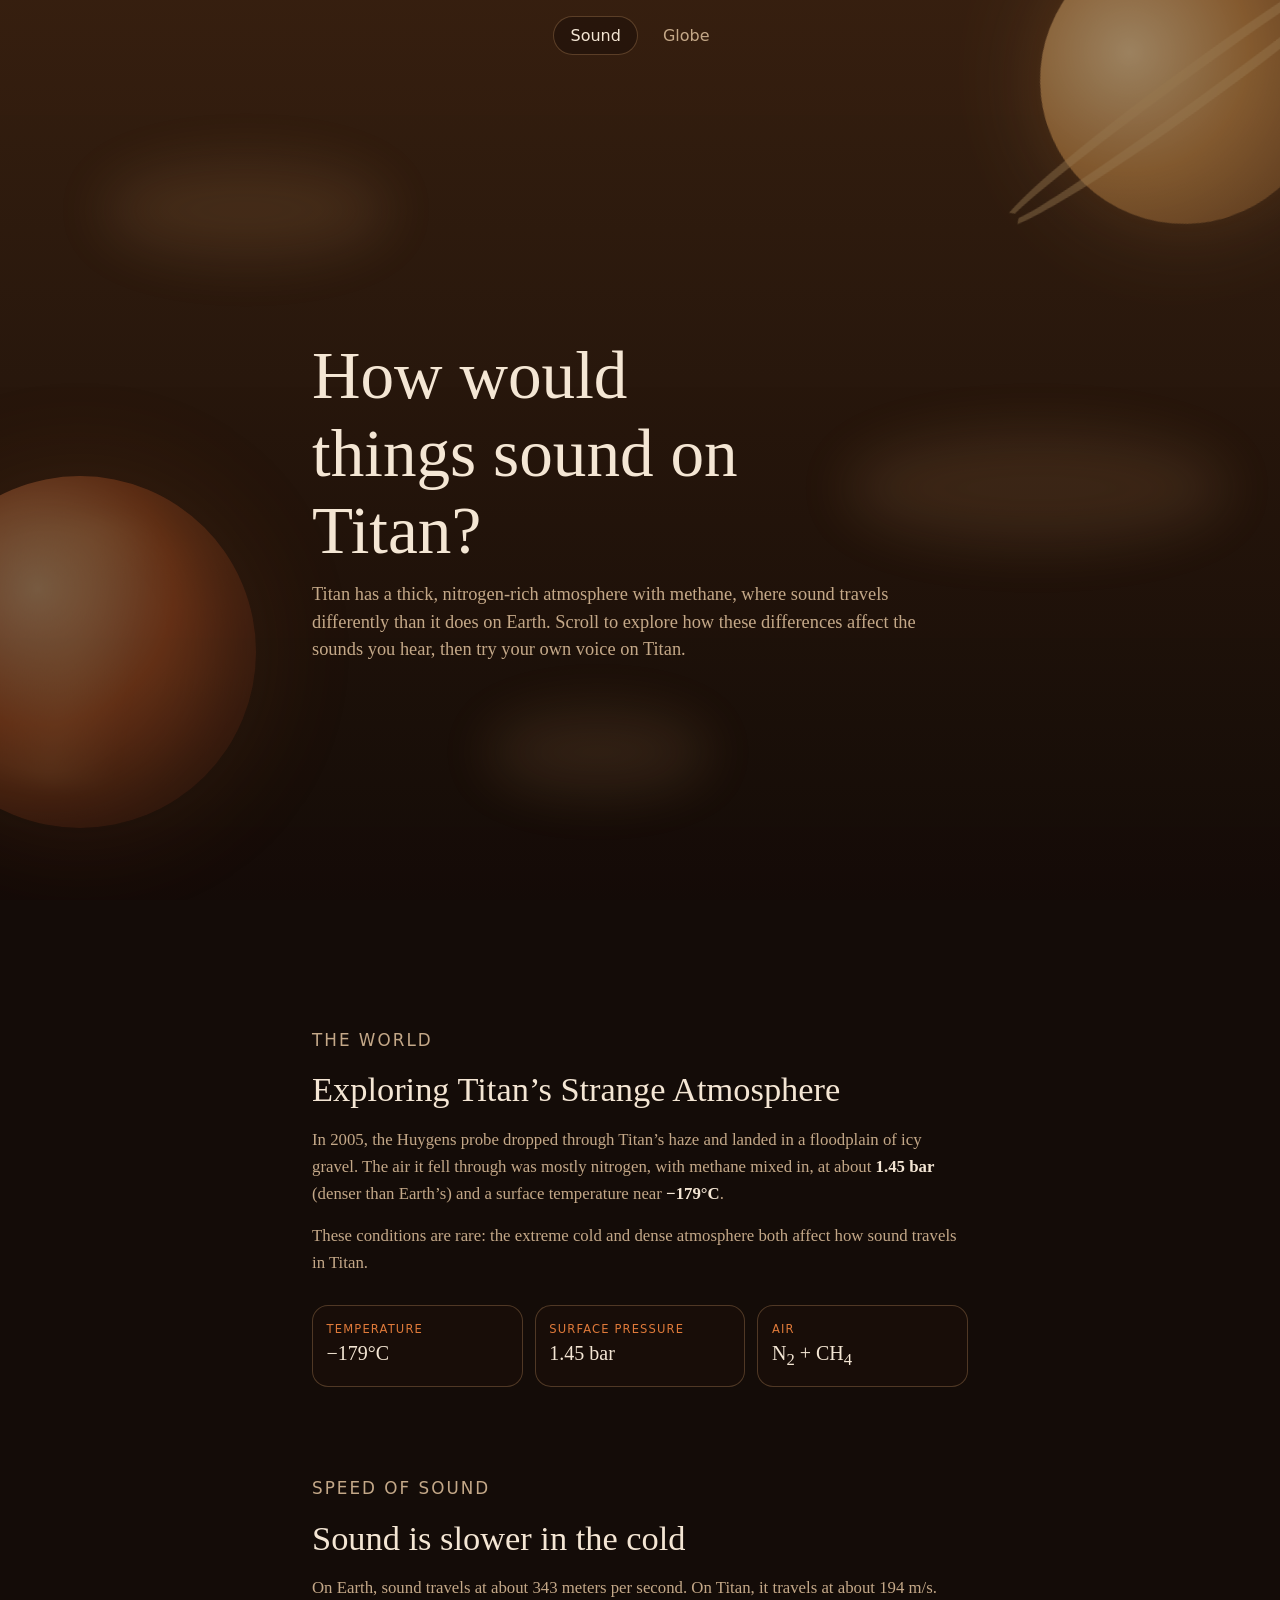
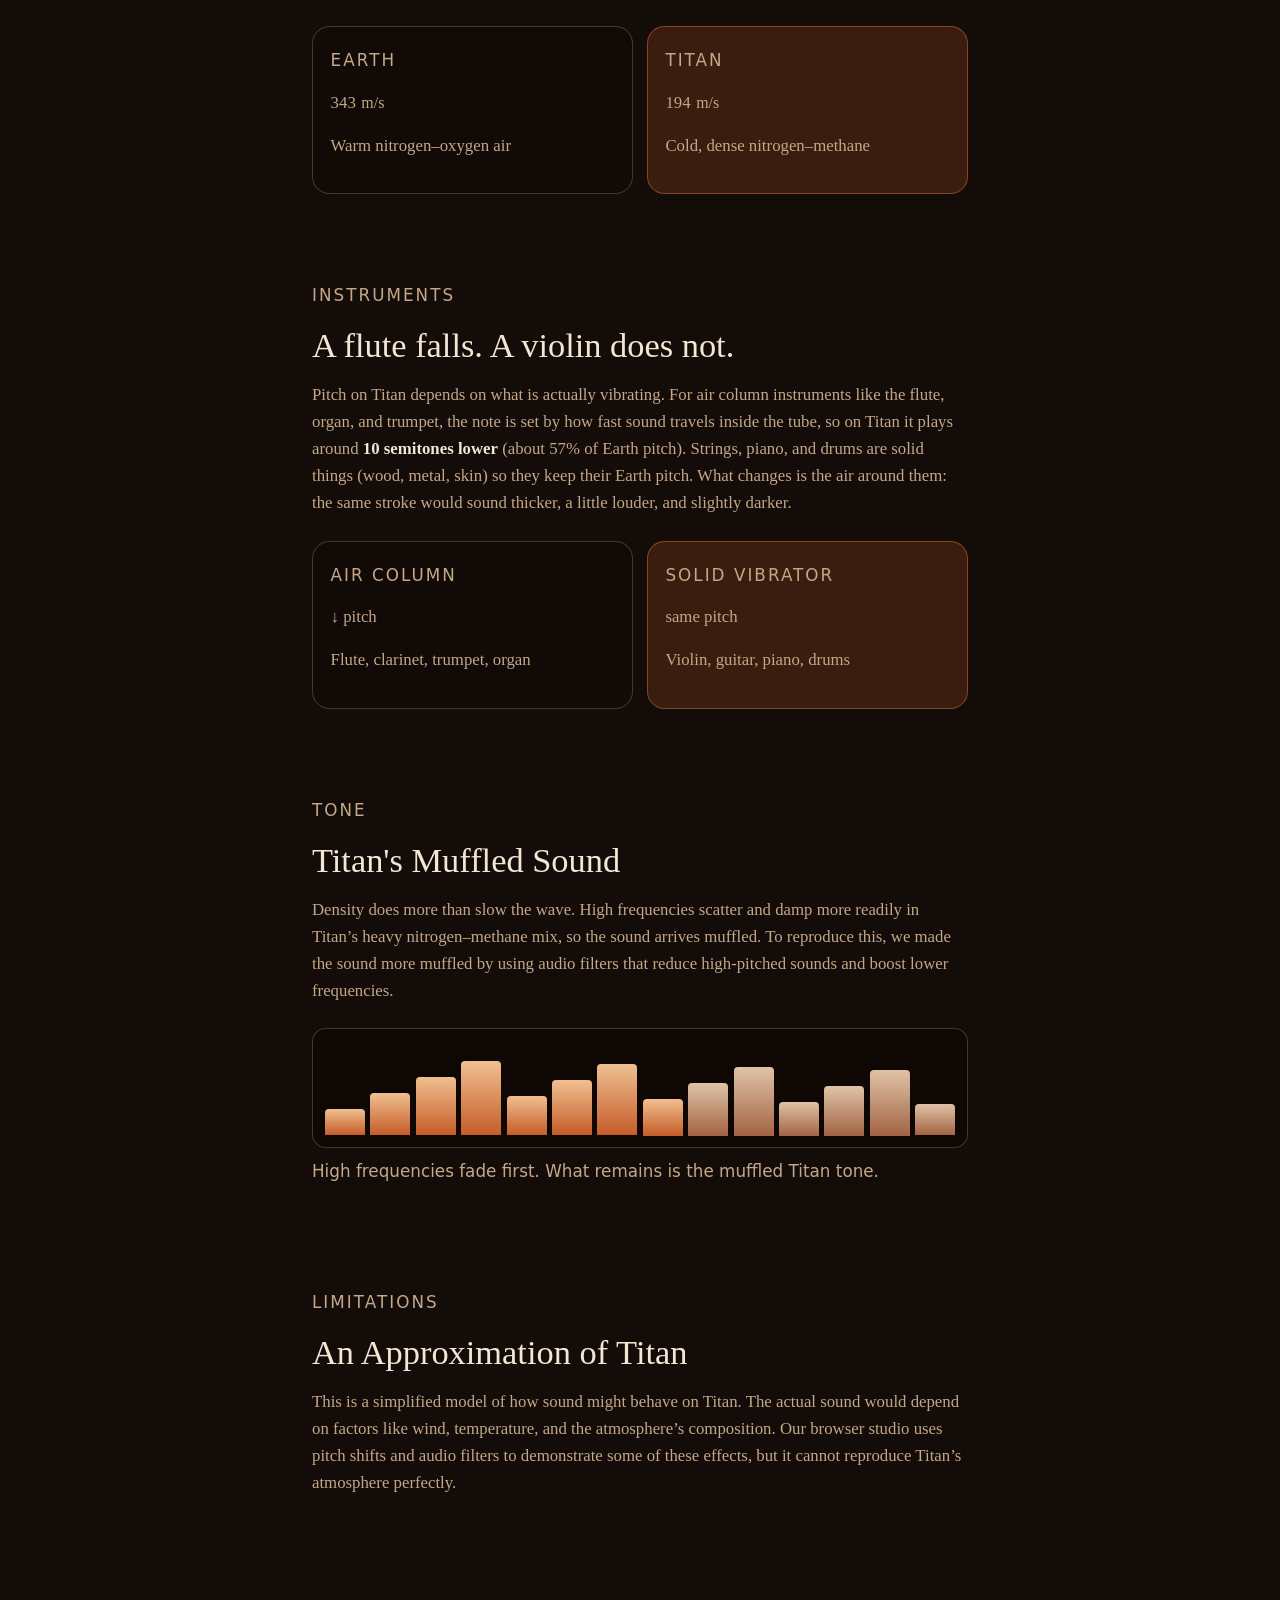
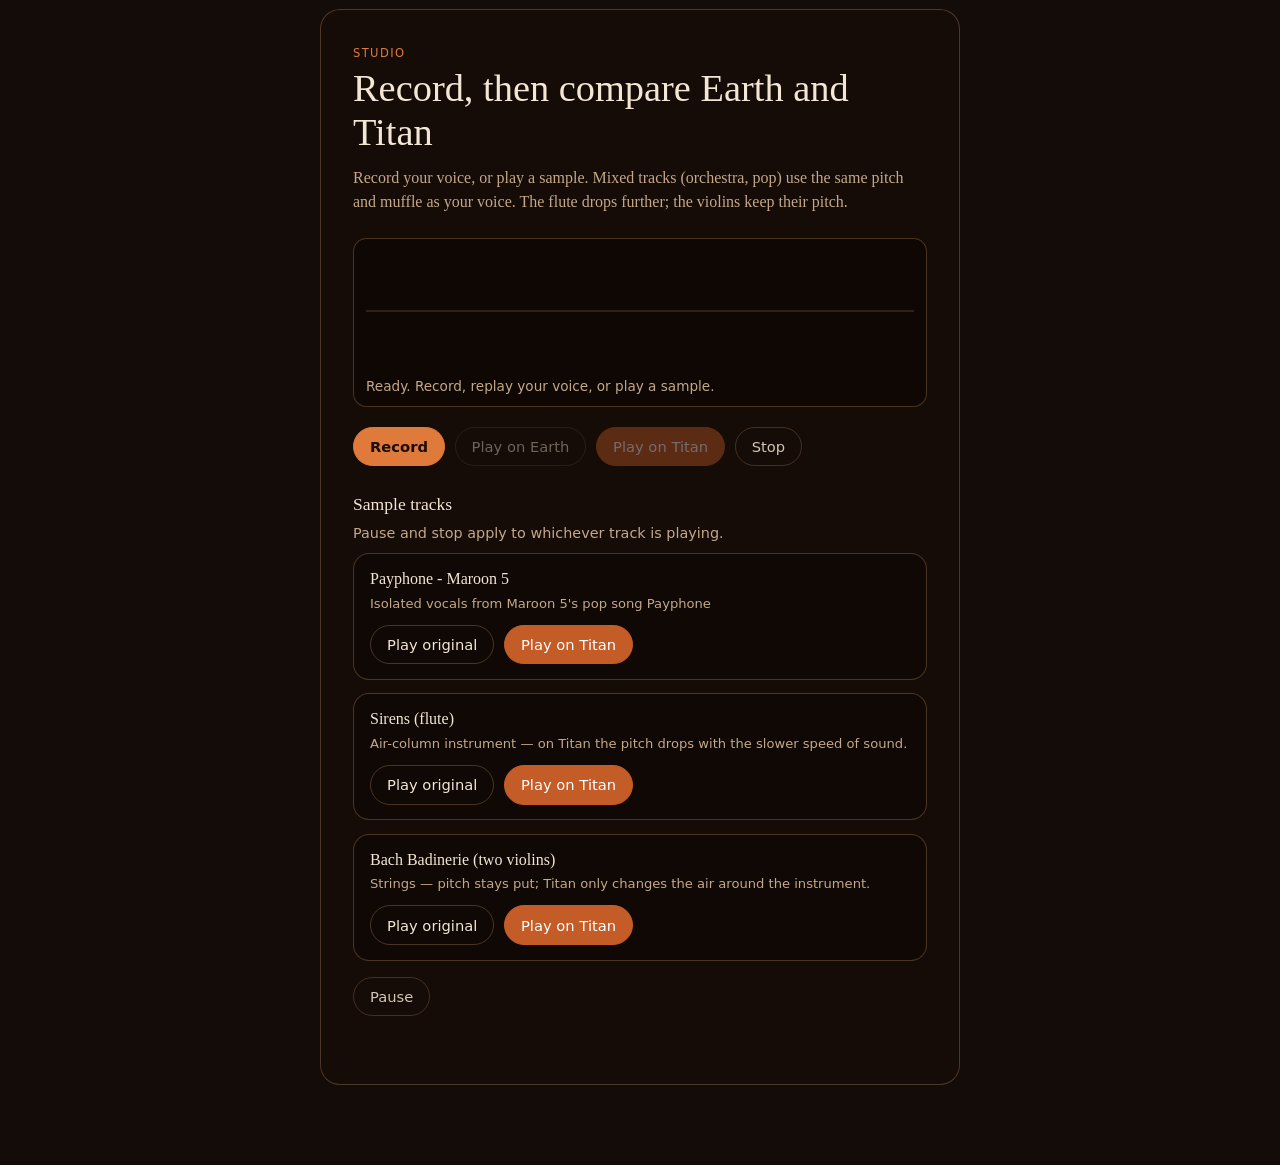
<file: index.html>
<!DOCTYPE html>
<html lang="en">
  <head>
    <meta charset="UTF-8" />
    <meta name="viewport" content="width=device-width, initial-scale=1.0" />
    <title>Voice on Titan</title>
    <link rel="stylesheet" href="styles.css" />
  </head>
  <body>
    <div class="scroll-progress" id="scrollProgress" aria-hidden="true"></div>
    <nav class="site-nav" aria-label="Main navigation">
      <a class="nav-link" href="index.html" aria-current="page">Sound</a>
      <a class="nav-link" href="globe.html">Globe</a>
    </nav>

    <div class="sky" aria-hidden="true">
      <div class="haze"></div>
      <div class="saturn"></div>
      <div class="titan-moon"></div>
      <div class="cloud c1"></div>
      <div class="cloud c2"></div>
      <div class="cloud c3"></div>
    </div>

    <header class="about">
      <section class="hero">
        <h1>How would things sound on Titan?</h1>
        <p class="lede hero-lede">
          Titan has a thick, nitrogen-rich atmosphere with methane, where sound travels differently than it does on Earth. Scroll to explore how these differences affect the sounds you hear, then try your own voice on Titan.
        </p>
      </section>

      <section class="chapter" data-reveal>
        <p class="eyebrow">The world</p>
        <h2>Exploring Titan’s Strange Atmosphere</h2>
        <p>
          In 2005, the Huygens probe dropped through Titan’s haze and landed in
          a floodplain of icy gravel. The air it fell through was mostly
          nitrogen, with methane mixed in, at about <strong>1.45 bar</strong> (denser than Earth’s) and a surface temperature near
          <strong>−179°C</strong>.
        </p>
        <p>
          These conditions are rare: the extreme cold and dense atmosphere both affect how sound travels in Titan.
        </p>
        <dl class="stats">
          <div>
            <dt>Temperature</dt>
            <dd>−179°C</dd>
          </div>
          <div>
            <dt>Surface pressure</dt>
            <dd>1.45 bar</dd>
          </div>
          <div>
            <dt>Air</dt>
            <dd>N<sub>2</sub> + CH<sub>4</sub></dd>
          </div>
        </dl>
      </section>

      <section class="chapter" data-reveal>
        <p class="eyebrow">Speed of sound</p>
        <h2>Sound is slower in the cold</h2>
        <p>
          On Earth, sound travels at about 343 meters per second. On Titan, it travels at about 194 m/s.
        </p>
        <div class="speed-grid">
          <article class="speed-card earth">
            <p class="speed-place">Earth</p>
            <p class="speed-value">343<span>m/s</span></p>
            <p class="speed-note">Warm nitrogen–oxygen air</p>
          </article>
          <article class="speed-card titan-card">
            <p class="speed-place">Titan</p>
            <p class="speed-value">194<span>m/s</span></p>
            <p class="speed-note">Cold, dense nitrogen–methane</p>
          </article>
        </div>
      </section>

     

      <section class="chapter" data-reveal>
        <p class="eyebrow">Instruments</p>
        <h2>A flute falls. A violin does not.</h2>
        <p>
          Pitch on Titan depends on what is actually vibrating. For air column instruments like the flute, organ, and trumpet, the note is set by how fast sound
          travels inside the tube, so on Titan it plays around
          <strong>10 semitones lower</strong> (about 57% of Earth pitch).
          Strings, piano, and drums are solid things (wood, metal, skin)
          so they keep their Earth pitch. What changes is the air around them:
          the same stroke would sound thicker, a little louder, and slightly darker.
        </p>

        <div class="instrument-grid">
          <article class="speed-card">
            <p class="speed-place">Air column</p>
            <p class="speed-value">↓ pitch</p>
            <p class="speed-note">Flute, clarinet, trumpet, organ</p>
          </article>
          <article class="speed-card titan-card">
            <p class="speed-place">Solid vibrator</p>
            <p class="speed-value">same pitch</p>
            <p class="speed-note">Violin, guitar, piano, drums</p>
          </article>
        </div>
      </section>

      <section class="chapter" data-reveal>
        <p class="eyebrow">Tone</p>
        <h2>Titan's Muffled Sound</h2>
        <p>
          Density does more than slow the wave. High frequencies scatter and
          damp more readily in Titan’s heavy nitrogen–methane mix, so the
          sound arrives muffled. To reproduce this, we made the sound more muffled by using audio filters that reduce high-pitched sounds and boost lower frequencies.
        </p>
        <div class="spectrum" id="spectrum" aria-hidden="true"></div>
        <p class="spectrum-caption">
          High frequencies fade first. What remains is the muffled Titan tone.
        </p>
      </section>

      <section class="chapter caveat" data-reveal>
        <p class="eyebrow">Limitations</p>
        <h2>An Approximation of Titan</h2>
        <p>
          This is a simplified model of how sound might behave on Titan. The actual sound would depend on factors like wind, temperature, and the atmosphere’s composition. Our browser studio uses pitch shifts and audio filters to demonstrate some of these effects, but it cannot reproduce Titan’s atmosphere perfectly.
        </p>
      </section>
    </header>

    <main class="panel" id="lab">
      <p class="eyebrow">Studio</p>
      <h2 class="studio-title">Record, then compare Earth and Titan</h2>
      <p class="lede">
        Record your voice, or play a sample. Mixed tracks (orchestra, pop)
        use the same pitch and muffle as your voice. The flute drops further;
        the violins keep their pitch.
      </p>

      <div class="viz">
        <canvas id="wave" width="640" height="120" aria-hidden="true"></canvas>
        <p id="status" class="status">Ready when you are.</p>
      </div>

      <div class="controls">
        <button id="recordBtn" type="button" class="btn primary">
          Record
        </button>
        <button id="playEarthBtn" type="button" class="btn" disabled>
          Play on Earth
        </button>
        <button id="playTitanBtn" type="button" class="btn titan" disabled>
          Play on Titan
        </button>
        <button id="stopBtn" type="button" class="btn ghost" disabled>
          Stop
        </button>
      </div>

      <section class="sample">
        <h2>Sample tracks</h2>
        <p class="sample-name">
          Pause and stop apply to whichever track is playing.
        </p>
        <div id="sampleList" class="sample-list"></div>
        <div class="controls">
          <button id="pauseSampleBtn" type="button" class="btn ghost" disabled>
            Pause
          </button>
        </div>
      </section>
    </main>

    <script src="constants.js"></script>
    <script src="about.js"></script>
    <script src="app.js"></script>
  </body>
</html>
</file>
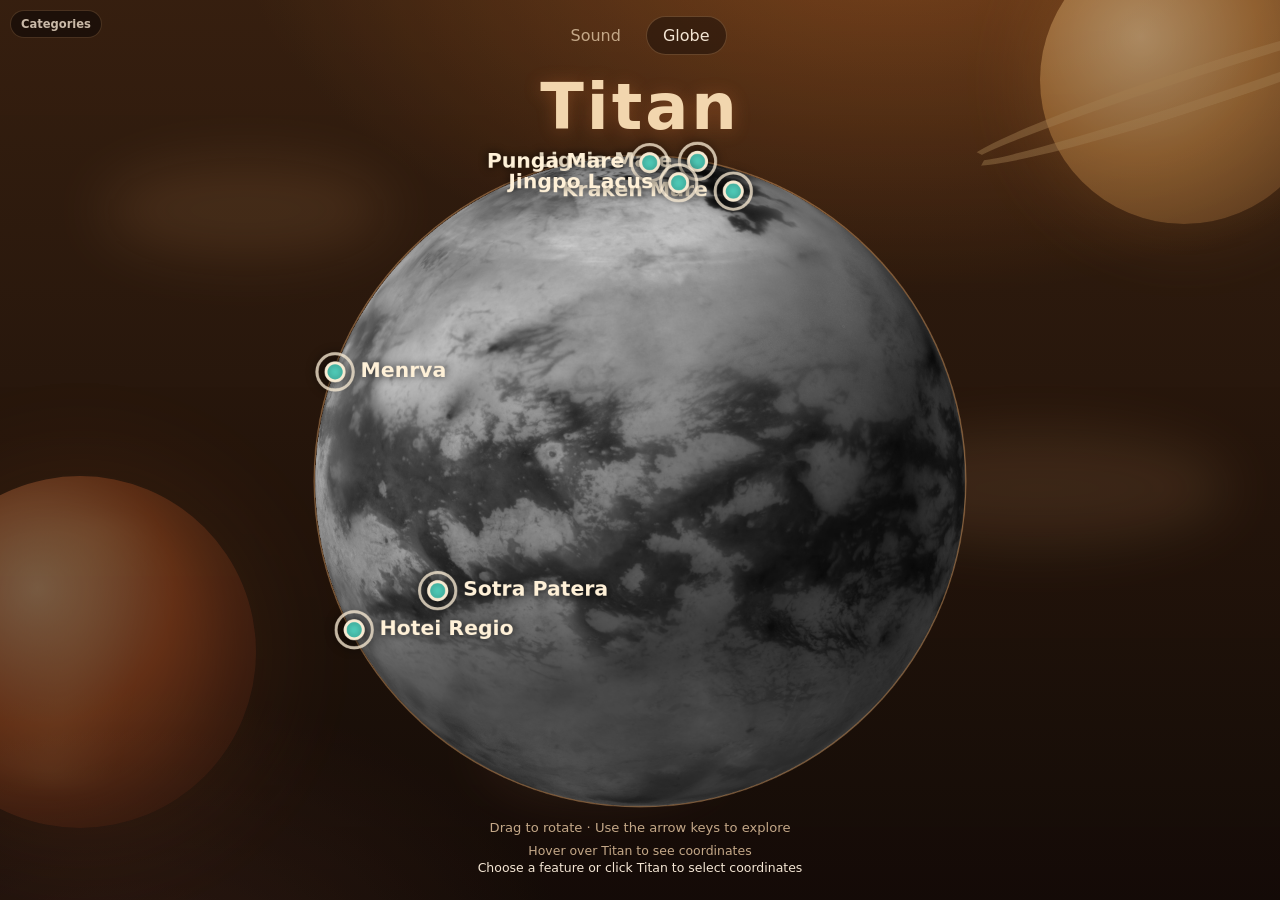
<file: globe.html>
<!DOCTYPE html>
<html lang="en">
  <head>
    <meta charset="UTF-8" />
    <meta name="viewport" content="width=device-width, initial-scale=1.0" />
    <title>Globe | Voice on Titan</title>
    <link rel="stylesheet" href="styles.css" />
  </head>
  <body>
    <nav class="site-nav" aria-label="Main navigation">
      <a class="nav-link" href="index.html">Sound</a>
      <a class="nav-link" href="globe.html" aria-current="page">Globe</a>
    </nav>
    <button
      id="featureCategoryToggle"
      class="feature-category-toggle"
      type="button"
      aria-expanded="false"
      aria-controls="featureCategoryPanel"
    >
      Categories
    </button>

    <div class="sky" aria-hidden="true">
      <div class="haze"></div>
      <div class="saturn"></div>
      <div class="titan-moon"></div>
      <div class="cloud c1"></div>
      <div class="cloud c2"></div>
      <div class="cloud c3"></div>
    </div>

    <main class="globe-page">
      <section class="globe-content">
        <div class="globe-stage">
          <h1>Titan</h1>
          <aside
            id="featureCategoryPanel"
            class="feature-category-panel"
            aria-label="Titan feature categories"
            hidden
          >
            <p class="eyebrow">Surface categories</p>
            <p id="featureBrowserStatus" class="feature-browser-status" role="status">
              Loading named surface features…
            </p>
            <div class="feature-category-bulk-actions">
              <button
                id="featureCategorySelectAll"
                class="feature-category-select-all"
                type="button"
              >
                Select all
              </button>
              <button
                id="featureCategoryUnselectAll"
                class="feature-category-select-all"
                type="button"
              >
                Unselect all
              </button>
            </div>
            <div
              id="featureCategoryList"
              class="feature-category-list"
              role="group"
              aria-label="Filter features by category"
            ></div>
          </aside>
        <figure id="krakenImagePanel" class="globe-image-panel" hidden>
          <img
            src="KRAKEN MARE.png"
            alt="Radar image showing Kraken Mare, a large dark hydrocarbon sea surrounded by Titan's bright terrain."
          />
          <figcaption>Kraken Mare · NASA/JPL-Caltech/ASI/USGS, via Wikimedia Commons</figcaption>
        </figure>
        <figure id="ligeiaImagePanel" class="globe-image-panel" hidden>
          <img
            src="ligeia mare.png"
            alt="False-color radar mosaic of Ligeia Mare, a large dark sea in Titan's north polar region."
          />
          <figcaption>Ligeia Mare · NASA/JPL-Caltech/ASI/Cornell, via Wikimedia Commons</figcaption>
        </figure>
        <figure id="huygensImagePanel" class="globe-image-panel" hidden>
          <img
            src="250px-Huygens_surface_color_sr.png"
            alt="Huygens probe's surface view of Titan's hazy horizon and rounded icy pebbles."
          />
          <figcaption>Huygens landing site · ESA/NASA/JPL/University of Arizona; processed by Andrey Pivovarov</figcaption>
        </figure>
        <figure id="selkImagePanel" class="globe-image-panel" hidden>
          <img
            src="20130223_ICARUS-11052R1_fig4.jpg"
            alt="Cropped diagram of Selk Crater showing its central pit, crater floor, terrace zone, rim, and drainage channels."
          />
          <figcaption>Selk Crater · ESA/NASA/JPL/University of Arizona; processed by Andrey Pivovarov</figcaption>
        </figure>
        <figure id="ontarioImagePanel" class="globe-image-panel" hidden>
          <img
            src="250px-Cassini-OntarioLacus-RADAR.png"
            alt="Cassini radar image of Ontario Lacus, a dark lake near Titan's south pole."
          />
          <figcaption>Ontario Lacus · NASA/JPL-Caltech/ASI</figcaption>
        </figure>
        <figure id="xanaduImagePanel" class="globe-image-panel" hidden>
          <img
            src="PIA08425.png"
            alt="Cassini radar image of terrain along the margin of Xanadu on Titan."
          />
          <figcaption>Xanadu margin · NASA/JPL-Caltech/ASI</figcaption>
        </figure>
        <figure id="sotraImagePanel" class="globe-image-panel" hidden>
          <img
            src="250px-Sotra_Facula.png"
            alt="Cassini radar image of Sotra Facula, including the deep depression of Sotra Patera."
          />
          <figcaption>Sotra Facula · NASA/JPL-Caltech/ASI/USGS/University of Arizona</figcaption>
        </figure>
        <figure id="hoteiImagePanel" class="globe-image-panel" hidden>
          <img
            src="hotei regio.png"
            alt="Cassini infrared and radar views with an interpretation diagram of possible cryovolcanic flows in Hotei Regio."
          />
          <figcaption>Hotei Regio · NASA/JPL-Caltech/ASI/USGS/University of Arizona</figcaption>
        </figure>
        <figure id="menrvaImagePanel" class="globe-image-panel" hidden>
          <img
            src="250px-Crater_Menrva_on_Titan_2005-02-15.png"
            alt="Cassini radar view of part of the multi-ring Menrva impact basin on Titan, taken February 15, 2005."
          />
          <figcaption>Menrva · Cassini radar view, February 15, 2005</figcaption>
        </figure>
        <figure id="shangri-laImagePanel" class="globe-image-panel" hidden>
          <img
            src="shangri-la.png"
            alt="Cassini radar image showing linear dunes and surrounding terrain in Titan's Shangri-La region."
          />
          <figcaption>Shangri-La dunes · NASA/JPL-Caltech</figcaption>
        </figure>
        <figure id="mithrimImagePanel" class="globe-image-panel" hidden>
          <img
            src="mithrim montes.png"
            alt="Cassini radar image of the rugged ridges and peaks of Mithrim Montes on Titan."
          />
          <figcaption>Mithrim Montes · NASA/JPL-Caltech</figcaption>
        </figure>
        <figure id="pungaImagePanel" class="globe-image-panel" hidden>
          <img
            src="punga mare.png"
            alt="Cassini radar map of Titan's northern seas labeling Punga Mare, Ligeia Mare, and Kraken Mare."
          />
          <figcaption>Punga Mare and Titan's northern seas · Cyril Grima, University of Texas at Austin</figcaption>
        </figure>
        <figure id="vidFluminaImagePanel" class="globe-image-panel" hidden>
          <img
            src="vid flumina.png"
            alt="Cassini radar image of Vid Flumina, a branching river network flowing toward Ligeia Mare on Titan."
          />
          <figcaption>Vid Flumina · NASA/JPL-Caltech/ASI</figcaption>
        </figure>
        <figure id="jingpoImagePanel" class="globe-image-panel" hidden>
          <img
            src="jingpo lacus.png"
            alt="Cassini false-color radar view of Jingpo Lacus, a blue lake in Titan's north polar region."
          />
          <figcaption>Jingpo Lacus · NASA/JPL-Caltech/ASI/USGS</figcaption>
        </figure>
        <canvas
          id="titanGlobe"
          class="titan-globe"
          width="420"
          height="420"
          role="img"
          aria-label="Interactive illustration of Titan. Drag to rotate."
          tabindex="0"
        ></canvas>
        <p class="globe-hint">Drag to rotate · Use the arrow keys to explore</p>
        <div class="globe-coordinates">
          <p id="globeHoverCoordinates" aria-hidden="true">Hover over Titan to see coordinates</p>
          <p id="globeSelectedCoordinates" aria-live="polite">Choose a feature or click Titan to select coordinates</p>
        </div>
        <aside
          id="krakenInfo"
          class="globe-info"
          aria-labelledby="krakenTitle"
          aria-describedby="krakenDescription"
          hidden
        >
          <button
            id="closeKrakenInfo"
            class="globe-info-close"
            type="button"
            aria-label="Close Kraken Mare information"
          >
            ×
          </button>
          <p class="eyebrow">Titan's largest sea</p>
          <h2 id="krakenTitle">Kraken Mare</h2>
          <p id="krakenDescription">
            A vast sea of liquid methane and ethane near Titan's north pole.
            Named for the legendary sea monster, it is the largest known lake
            in the Solar System. Cassini observations confirmed its liquid
            surface and revealed an intricate network of basins and estuaries.
            A 2014 bright ring around the shoreline suggests the sea was once
            larger and has since shrunk through evaporation. NASA has also
            studied a robotic submarine concept for exploring the sea.
          </p>
          <dl class="globe-info-facts">
            <div><dt>Coordinates</dt><dd>68°N, 310°W</dd></div>
            <div><dt>Length</dt><dd>About 1,170 km</dd></div>
            <div><dt>Estimated area</dt><dd>400,000–500,000 km²</dd></div>
            <div><dt>Depth</dt><dd>Moray Sinus: about 85 m; main basin: at least 100 m, possibly 300 m or more</dd></div>
            <div><dt>Moray Sinus liquid</dt><dd>About 70% methane, 16% nitrogen, 14% ethane</dd></div>
            <div><dt>Discovered</dt><dd>By Cassini in 2006; named in 2008</dd></div>
          </dl>
          <p class="globe-info-source">
            Sources: USGS Gazetteer of Planetary Nomenclature; Poggiali et al.
            (2020); NASA/JPL Photojournal PIA18432; NASA NTRS submarine study.
          </p>
        </aside>
        <aside
          id="huygensInfo"
          class="globe-info"
          aria-labelledby="huygensTitle"
          aria-describedby="huygensDescription"
          hidden
        >
          <button
            id="closeHuygensInfo"
            class="globe-info-close"
            type="button"
            aria-label="Close Huygens landing site information"
          >
            ×
          </button>
          <p class="eyebrow">Historic spacecraft landing site</p>
          <h2 id="huygensTitle">Huygens Landing Site</h2>
          <p id="huygensDescription">
            On January 14, 2005, ESA's Huygens probe became the first spacecraft
            to successfully land on Titan. Its descent images revealed a dry
            riverbed-like landscape near the boundary of Adiri's bright
            highlands and Shangri-La's dark lowlands. Rounded, pebble-like
            water-ice objects and branching channels show how flowing methane
            and ethane have shaped the surface. Huygens transmitted data for
            about 72 minutes after landing, providing the first direct
            measurements and images from Titan's surface.
          </p>
          <dl class="globe-info-facts">
            <div><dt>Coordinates</dt><dd>10.3°S, 192.32°W</dd></div>
            <div><dt>Location</dt><dd>Between Adiri and Shangri-La</dd></div>
            <div><dt>Landing date</dt><dd>January 14, 2005</dd></div>
            <div><dt>Mission</dt><dd>Cassini–Huygens; ESA's Huygens probe</dd></div>
            <div><dt>Temperature</dt><dd>About −179°C</dd></div>
            <div><dt>Surface</dt><dd>Water-ice pebbles, dark plains, drainage channels and organic compounds</dd></div>
          </dl>
          <p class="globe-info-source">
            Sources:
            <a href="https://science.nasa.gov/resource/huygens-landing-site-2/" target="_blank" rel="noreferrer">NASA Science</a>,
            <a href="https://photojournal.jpl.nasa.gov/" target="_blank" rel="noreferrer">NASA/JPL Photojournal</a>,
            <a href="https://www.esa.int/Science_Exploration/Space_Science/Cassini-Huygens" target="_blank" rel="noreferrer">ESA</a>,
            <a href="https://www.usgs.gov/" target="_blank" rel="noreferrer">USGS</a> and
            <a href="https://science.nasa.gov/mission/cassini/" target="_blank" rel="noreferrer">NASA Cassini–Huygens</a>.
          </p>
        </aside>
        <aside
          id="ligeiaInfo"
          class="globe-info"
          aria-labelledby="ligeiaTitle"
          aria-describedby="ligeiaDescription"
          hidden
        >
          <button
            id="closeLigeiaInfo"
            class="globe-info-close"
            type="button"
            aria-label="Close Ligeia Mare information"
          >
            ×
          </button>
          <p class="eyebrow">Titan's second-largest sea</p>
          <h2 id="ligeiaTitle">Ligeia Mare</h2>
          <p id="ligeiaDescription">
            Ligeia Mare is Titan's second-largest sea, a vast body of liquid
            hydrocarbons near the north pole. Cassini radar detected the
            seabed for the first time in a sea beyond Earth, measuring depths
            of about 160 m along its deepest observed path. The radar signal
            passed readily through the liquid, suggesting a methane-rich
            composition. Rivers, including the more than 400 km-long Vid
            Flumina, flow into the sea. Cassini also observed a transient
            bright feature nicknamed the “magic island,” possibly caused by
            waves, bubbles, or floating material.
          </p>
          <dl class="globe-info-facts">
            <div><dt>Coordinates</dt><dd>79°N, 248°W</dd></div>
            <div><dt>Length</dt><dd>About 500 km</dd></div>
            <div><dt>Area</dt><dd>About 130,000 km²</dd></div>
            <div><dt>Maximum measured depth</dt><dd>About 160 m</dd></div>
            <div><dt>Composition</dt><dd>Mostly methane, with ethane and dissolved nitrogen</dd></div>
            <div><dt>Name</dt><dd>Ligeia, a siren in Greek mythology</dd></div>
          </dl>
          <p class="globe-info-source">
            Sources: USGS Gazetteer of Planetary Nomenclature; Mastrogiuseppe
            et al. (2014); ESA (2016); NASA/JPL Photojournal PIA20021.
          </p>
        </aside>
        <aside
          id="selkInfo"
          class="globe-info"
          aria-labelledby="selkTitle"
          aria-describedby="selkDescription"
          hidden
        >
          <button
            id="closeSelkInfo"
            class="globe-info-close"
            type="button"
            aria-label="Close Selk Crater information"
          >
            ×
          </button>
          <p class="eyebrow">Ancient impact crater</p>
          <h2 id="selkTitle">Selk Crater</h2>
          <p id="selkDescription">
            Selk is an approximately 80–90 km-wide impact crater near Titan's
            equatorial dune fields, about 800 km north-northwest of the
            Huygens landing site. Cassini observations show a bright rim, a
            central depression, surrounding ejecta and channels shaped by
            erosion. The impact may have melted Titan's icy crust, creating
            temporary pools of water mixed with surface organics. Models
            suggest the pools could have lasted thousands to tens of
            thousands of years, creating a possible setting for prebiotic
            chemistry. NASA's Dragonfly mission is planned to explore the
            region and investigate its surface chemistry.
          </p>
          <dl class="globe-info-facts">
            <div><dt>Coordinates</dt><dd>About 7°N, 199°W</dd></div>
            <div><dt>Location</dt><dd>Near Titan's equatorial dune fields</dd></div>
            <div><dt>Diameter</dt><dd>About 80–90 km</dd></div>
            <div><dt>Crater type</dt><dd>Impact crater</dd></div>
            <div><dt>Impact model</dt><dd>About 4 km-wide icy impactor; 200–400 km³ of melt estimated</dd></div>
            <div><dt>Surface features</dt><dd>Bright rim, central depression, ejecta and drainage channels</dd></div>
            <div><dt>Significance</dt><dd>Potential interactions between liquid water and organic compounds</dd></div>
            <div><dt>Future exploration</dt><dd>NASA's Dragonfly mission</dd></div>
          </dl>
          <p class="globe-info-source">
            Sources:
            <a href="https://science.nasa.gov/solar-system/nasas-dragonfly-mission-sets-sights-on-titans-mysteries/" target="_blank" rel="noreferrer">NASA Science</a>,
            <a href="https://www.usgs.gov/publications/geology-selk-crater-region-titan-cassini-vims-observations" target="_blank" rel="noreferrer">USGS</a>,
            <a href="https://doi.org/10.3847/PSJ/acbe40" target="_blank" rel="noreferrer">Wakita et al. (2023)</a>,
            <a href="https://www.nasa.gov/missions/cassini/impact-craters-reveal-details-of-titans-dynamic-surface-weathering/" target="_blank" rel="noreferrer">NASA</a> and
            <a href="https://ntrs.nasa.gov/citations/20210011126" target="_blank" rel="noreferrer">NASA NTRS Dragonfly landing-site study</a>.
          </p>
        </aside>
        <aside
          id="ontarioInfo"
          class="globe-info"
          aria-labelledby="ontarioTitle"
          aria-describedby="ontarioDescription"
          hidden
        >
          <button
            id="closeOntarioInfo"
            class="globe-info-close"
            type="button"
            aria-label="Close Ontario Lacus information"
          >
            ×
          </button>
          <p class="eyebrow">Titan's largest southern lake</p>
          <h2 id="ontarioTitle">Ontario Lacus</h2>
          <p id="ontarioDescription">
            Ontario Lacus is the largest lake in Titan's southern hemisphere.
            Cassini first spotted it in 2005 as a dark patch near the south
            pole. In 2008, observations confirmed liquid ethane there—the
            first confirmed surface liquid beyond Earth. The lake appears to
            be evaporating, with a dark shoreline around its edge, and lies
            within a larger basin that may once have held an ancient sea.
          </p>
          <dl class="globe-info-facts">
            <div><dt>Coordinates</dt><dd>72°S, 183°W</dd></div>
            <div><dt>Length</dt><dd>About 235 km</dd></div>
            <div><dt>Area</dt><dd>About 15,000 km²; early estimates were about 20,000 km²</dd></div>
            <div><dt>Maximum measured depth</dt><dd>About 50 m</dd></div>
            <div><dt>Composition</dt><dd>About 51% methane, 38% ethane, 11% nitrogen</dd></div>
            <div><dt>Name</dt><dd>Named after Lake Ontario in North America</dd></div>
          </dl>
          <p class="globe-info-source">
            Sources:
            <a href="https://planetarynames.wr.usgs.gov/" target="_blank" rel="noreferrer">USGS Gazetteer</a>,
            Brown et al. (2008), Mastrogiuseppe et al. (2018), and
            <a href="https://science.nasa.gov/" target="_blank" rel="noreferrer">NASA Science and JPL Photojournal</a>.
          </p>
        </aside>
        <aside
          id="xanaduInfo"
          class="globe-info"
          aria-labelledby="xanaduTitle"
          aria-describedby="xanaduDescription"
          hidden
        >
          <button
            id="closeXanaduInfo"
            class="globe-info-close"
            type="button"
            aria-label="Close Xanadu information"
          >
            ×
          </button>
          <p class="eyebrow">Titan's largest major bright region</p>
          <h2 id="xanaduTitle">Xanadu</h2>
          <p id="xanaduDescription">
            Xanadu is an enormous bright equatorial region, first identified
            by Hubble in 1994 and later revealed by Cassini to be one of
            Titan's most geologically complex landscapes. Unlike the
            surrounding dark dune fields, it has rugged mountains, deep
            valleys, branching river channels and broad basins. Drainage
            networks suggest methane rainfall helped shape its surface.
            Tectonic deformation, erosion and possibly cryovolcanism have
            modified this ancient terrain.
          </p>
          <dl class="globe-info-facts">
            <div><dt>Coordinates</dt><dd>About 10°S, 100°W</dd></div>
            <div><dt>Dimensions</dt><dd>About 4,000 × 2,500 km</dd></div>
            <div><dt>Feature type</dt><dd>Bright equatorial geological province</dd></div>
            <div><dt>Terrain</dt><dd>Mountains, valleys, river channels and basins</dd></div>
            <div><dt>Local relief</dt><dd>Some mountain ranges rise more than 2 km</dd></div>
            <div><dt>First identified</dt><dd>1994, by Hubble</dd></div>
            <div><dt>Name</dt><dd>Xanadu, the legendary paradise in Coleridge's “Kubla Khan”</dd></div>
          </dl>
          <p class="globe-info-source">
            Sources:
            <a href="https://planetarynames.wr.usgs.gov/" target="_blank" rel="noreferrer">USGS Gazetteer</a>;
            Radebaugh et al. (2011);
            <a href="https://science.nasa.gov/resource/radar-images-the-margin-of-xanadu/" target="_blank" rel="noreferrer">NASA/JPL radar images of the margin of Xanadu</a>;
            Matteoni et al. (2020).
          </p>
        </aside>
        <aside
          id="sotraInfo"
          class="globe-info"
          aria-labelledby="sotraTitle"
          aria-describedby="sotraDescription"
          hidden
        >
          <button
            id="closeSotraInfo"
            class="globe-info-close"
            type="button"
            aria-label="Close Sotra Patera information"
          >
            ×
          </button>
          <p class="eyebrow">Possible ice volcano</p>
          <h2 id="sotraTitle">Sotra Patera</h2>
          <p id="sotraDescription">
            Sotra Patera is a deep depression and one of Titan's strongest
            cryovolcano candidates. Nearby Doom Mons rises beside a large
            flow-like feature called Mohini Fluctus. Cassini first saw this
            region as a bright spot nicknamed “The Rose”; later 3D height maps
            revealed its deep pit and high peaks. A 2013 study argued that
            the pit, mountains and flows may have formed through
            cryovolcanism, though the evidence remains debated.
          </p>
          <dl class="globe-info-facts">
            <div><dt>Coordinates</dt><dd>14.5°S, 40°W</dd></div>
            <div><dt>Diameter</dt><dd>About 40 km</dd></div>
            <div><dt>Depth</dt><dd>About 1.7 km; the deepest known pit on Titan</dd></div>
            <div><dt>Neighbor</dt><dd>Doom Mons, about 1,450 m high and 70 km across</dd></div>
            <div><dt>Former name</dt><dd>Sotra Facula; renamed December 19, 2012</dd></div>
            <div><dt>Name</dt><dd>Sotra, an island in Norway</dd></div>
          </dl>
          <p class="globe-info-source">
            Sources:
            <a href="https://planetarynames.wr.usgs.gov/" target="_blank" rel="noreferrer">USGS Gazetteer</a>;
            Lopes et al. (2013);
            <a href="https://photojournal.jpl.nasa.gov/catalog/PIA13695" target="_blank" rel="noreferrer">NASA/JPL Photojournal PIA13695</a>;
            <a href="https://science.nasa.gov/" target="_blank" rel="noreferrer">NASA Science</a>;
            Inside Science; MacKenzie et al. (arXiv).
          </p>
        </aside>
        <aside
          id="hoteiInfo"
          class="globe-info"
          aria-labelledby="hoteiTitle"
          aria-describedby="hoteiDescription"
          hidden
        >
          <button
            id="closeHoteiInfo"
            class="globe-info-close"
            type="button"
            aria-label="Close Hotei Regio information"
          >
            ×
          </button>
          <p class="eyebrow">Possible ice-volcano basin</p>
          <h2 id="hoteiTitle">Hotei Regio</h2>
          <p id="hoteiDescription">
            Hotei Regio is a large region in Titan's southern hemisphere and
            one of the leading candidates for ice volcanism. Its central low
            basin contains lobe-shaped deposits that some researchers
            interpret as thick, slow-moving cryovolcanic flows. Bright
            infrared features, mountain-ringed terrain, and channels
            descending from the mountains add to the evidence. The
            interpretation remains debated: the deposits may instead have
            formed from surface liquids, or the bright basin may be an
            evaporated ancient seabed.
          </p>
          <dl class="globe-info-facts">
            <div><dt>Coordinates</dt><dd>26°S, 78°W</dd></div>
            <div><dt>Size</dt><dd>About 500 km (USGS); up to 700 km in a 2009 study</dd></div>
            <div><dt>Flow thickness</dt><dd>About 100–200 m</dd></div>
            <div><dt>Surrounding mountains</dt><dd>About 1 km high</dd></div>
            <div><dt>Southern edge</dt><dd>Hotei Arcus</dd></div>
            <div><dt>Name</dt><dd>Named in 2009 for Hotei, the Japanese god of contentment and good fortune</dd></div>
          </dl>
          <p class="globe-info-source">
            Sources:
            <a href="https://planetarynames.wr.usgs.gov/" target="_blank" rel="noreferrer">USGS Gazetteer</a>;
            Soderblom et al. (2009);
            <a href="https://www.nasa.gov/" target="_blank" rel="noreferrer">NASA: “Agreement at Hotei Regio”</a>;
            Lopes et al. (2013); MacKenzie et al. (2014).
          </p>
        </aside>
        <aside
          id="menrvaInfo"
          class="globe-info"
          aria-labelledby="menrvaTitle"
          aria-describedby="menrvaDescription"
          hidden
        >
          <button
            id="closeMenrvaInfo"
            class="globe-info-close"
            type="button"
            aria-label="Close Menrva information"
          >
            ×
          </button>
          <p class="eyebrow">Titan's largest confirmed impact crater</p>
          <h2 id="menrvaTitle">Menrva</h2>
          <p id="menrvaDescription">
            Menrva is a vast multi-ring impact basin and the largest clearly
            identified impact structure on Titan. Its broad outer rim,
            surrounding depressions, and raised rugged center suggest a
            powerful impact that deformed the icy crust. Cassini radar images
            reveal radial grooves and channels along parts of its inner walls,
            while smoother areas may have been covered by later deposits.
            Erosion, methane rainfall, sediment transport, and dunes have
            since modified the basin. Impact models suggest the collision
            could have melted subsurface ice and connected surface organics
            with Titan's underground ocean.
          </p>
          <dl class="globe-info-facts">
            <div><dt>Coordinates</dt><dd>20.1°N, 87.2°W</dd></div>
            <div><dt>Official diameter</dt><dd>About 392 km</dd></div>
            <div><dt>Outer structure</dt><dd>About 425–450 km across</dd></div>
            <div><dt>Feature type</dt><dd>Multi-ring impact basin</dd></div>
            <div><dt>First identified</dt><dd>2005, in Cassini radar observations</dd></div>
            <div><dt>Name</dt><dd>Menrva, the Etruscan goddess of wisdom</dd></div>
          </dl>
          <p class="globe-info-source">
            Sources:
            <a href="https://planetarynames.wr.usgs.gov/" target="_blank" rel="noreferrer">USGS Gazetteer</a>;
            Wood et al. (2010); Williams et al. (2011); Neish et al. (2013);
            “Modeling the formation of Menrva impact crater on Titan” (2021);
            <a href="https://en.wikipedia.org/wiki/Menrva_(crater)" target="_blank" rel="noreferrer">Cassini view and references</a>.
          </p>
        </aside>
        <aside
          id="shangriLaInfo"
          class="globe-info"
          aria-labelledby="shangriLaTitle"
          aria-describedby="shangriLaDescription"
          hidden
        >
          <button
            id="closeShangriLaInfo"
            class="globe-info-close"
            type="button"
            aria-label="Close Shangri-La information"
          >
            ×
          </button>
          <p class="eyebrow">One of Titan's largest equatorial sand seas</p>
          <h2 id="shangriLaTitle">Shangri-La</h2>
          <p id="shangriLaDescription">
            Shangri-La is an immense dark equatorial region dominated by
            parallel organic sand dunes. Cassini radar revealed thousands of
            long, linear ridges, resembling some of Earth's largest deserts.
            The dunes are thought to form from solid organic particles created
            in Titan's atmosphere and reshaped by powerful winds. They bend,
            split, and gather around mountains and other obstacles, and stop
            at the bright highlands of Xanadu. Their orientations provide
            clues about Titan's winds, sediment transport, and changing
            atmospheric circulation.
          </p>
          <dl class="globe-info-facts">
            <div><dt>Coordinates</dt><dd>20°S–20°N, 150–200°W</dd></div>
            <div><dt>Dimensions</dt><dd>About 2,000 km across</dd></div>
            <div><dt>Feature type</dt><dd>Equatorial sand sea and dune field</dd></div>
            <div><dt>Dune spacing</dt><dd>Typically about 2–3 km</dd></div>
            <div><dt>Dune material</dt><dd>Solid organic particles, likely hydrocarbon- and nitrile-rich</dd></div>
            <div><dt>Nearby terrain</dt><dd>Xanadu and Belet</dd></div>
            <div><dt>Name</dt><dd>The fictional Himalayan paradise from James Hilton's <i>Lost Horizon</i></dd></div>
          </dl>
          <p class="globe-info-source">
            Sources:
            <a href="https://planetarynames.wr.usgs.gov/" target="_blank" rel="noreferrer">USGS Gazetteer</a>;
            Lorenz et al. (2006); Radebaugh et al. (2013); Lucas et al. (2019);
            <a href="https://www.nasa.gov/image-article/flowing-dunes-of-shangri-la-denoised/" target="_blank" rel="noreferrer">NASA/JPL: Flowing Dunes of Shangri-La</a>;
            NASA/JPL Photojournal PIA08971.
          </p>
        </aside>
        <aside
          id="mithrimInfo"
          class="globe-info"
          aria-labelledby="mithrimTitle"
          aria-describedby="mithrimDescription"
          hidden
        >
          <button
            id="closeMithrimInfo"
            class="globe-info-close"
            type="button"
            aria-label="Close Mithrim Montes information"
          >
            ×
          </button>
          <p class="eyebrow">Titan's tallest known mountain range</p>
          <h2 id="mithrimTitle">Mithrim Montes</h2>
          <p id="mithrimDescription">
            Mithrim Montes is an equatorial mountain range between the dark
            dune fields of Shangri-La and the bright terrain of Xanadu.
            Cassini radar revealed rugged ridges rising above the surrounding
            plains. Their steep slopes and elongated form may reflect
            tectonic compression and deformation of Titan's icy crust. The
            mountains are thought to be made mostly of water ice beneath
            atmospheric organic deposits, and their height provides clues
            about Titan's crust and geological history.
          </p>
          <dl class="globe-info-facts">
            <div><dt>Coordinates</dt><dd>About 3°S, 126°W</dd></div>
            <div><dt>Highest peak</dt><dd>About 3,337 m</dd></div>
            <div><dt>Feature type</dt><dd>Mountain range</dd></div>
            <div><dt>Terrain</dt><dd>Rugged ridges, steep slopes and elevated peaks</dd></div>
            <div><dt>Likely composition</dt><dd>Water ice with organic surface deposits</dd></div>
            <div><dt>Nearby terrain</dt><dd>Shangri-La and Xanadu</dd></div>
            <div><dt>Name</dt><dd>The Misty Mountains (Mithrim) from Middle-earth</dd></div>
          </dl>
          <p class="globe-info-source">
            Sources:
            <a href="https://planetarynames.wr.usgs.gov/" target="_blank" rel="noreferrer">USGS Gazetteer</a>;
            Corlies et al. (2017);
            <a href="https://www.nasa.gov/image-article/radar-view-of-titans-tallest-mountains/" target="_blank" rel="noreferrer">NASA/JPL radar view of Titan's tallest mountains</a>;
            Lorenz et al. (2013).
          </p>
        </aside>
        <aside
          id="pungaInfo"
          class="globe-info"
          aria-labelledby="pungaTitle"
          aria-describedby="pungaDescription"
          hidden
        >
          <button
            id="closePungaInfo"
            class="globe-info-close"
            type="button"
            aria-label="Close Punga Mare information"
          >
            ×
          </button>
          <p class="eyebrow">Titan's northernmost sea</p>
          <h2 id="pungaTitle">Punga Mare</h2>
          <p id="pungaDescription">
            Punga Mare is the third-largest body of liquid on Titan and lies
            closest to the north pole. At about 61,000 km², its area is roughly
            comparable to Lake Michigan (about 58,000 km²). In 2015, Cassini
            radar echoes from the seabed measured a maximum depth of about
            110 m along the radar track. The signal indicated liquid composed
            mostly of methane and nitrogen, with little or no ethane. A radar
            pass also crossed channels and flooded areas connecting Punga
            Mare with Kraken Mare. Measurements of all three northern seas
            suggest very small waves, about 1 cm high and 20 cm long.
          </p>
          <dl class="globe-info-facts">
            <div><dt>Coordinates</dt><dd>85°N, 340°W</dd></div>
            <div><dt>Length</dt><dd>About 380 km</dd></div>
            <div><dt>Area</dt><dd>About 61,000 km²</dd></div>
            <div><dt>Maximum depth measured</dt><dd>About 110 m</dd></div>
            <div><dt>Composition</dt><dd>Mostly methane and nitrogen; little or no ethane</dd></div>
            <div><dt>Named</dt><dd>In 2008, after Punga, a figure in Māori mythology</dd></div>
          </dl>
          <p class="globe-info-source">
            Sources:
            <a href="https://planetarynames.wr.usgs.gov/" target="_blank" rel="noreferrer">USGS Gazetteer of Planetary Nomenclature</a>;
            Mastrogiuseppe et al. (2018), “Cassini radar observation of Punga Mare and environs”;
            Hayes (2016), “The Lakes and Seas of Titan”;
            Grima et al. (2017), doi:10.1016/j.epsl.2017.06.007;
            Sci.News (2017), “Hydrocarbon Seas on Saturn’s Moon Titan are Very Calm.”
          </p>
        </aside>
        <aside
          id="vidFluminaInfo"
          class="globe-info"
          aria-labelledby="vidFluminaTitle"
          aria-describedby="vidFluminaDescription"
          hidden
        >
          <button
            id="closeVidFluminaInfo"
            class="globe-info-close"
            type="button"
            aria-label="Close Vid Flumina information"
          >
            ×
          </button>
          <p class="eyebrow">Titan's “mini Nile”</p>
          <h2 id="vidFluminaTitle">Vid Flumina</h2>
          <p id="vidFluminaDescription">
            Vid Flumina is a river network more than 400 km long that flows
            into Ligeia Mare. Cassini radar imaged it in September 2012, and
            its detailed view was described as a miniature Nile—the first
            time a large river system had been seen in such detail beyond
            Earth. The river carries liquid methane and ethane across a
            surface made mostly of water ice. Its dark, smooth radar
            appearance indicates liquid, and its relatively straight course
            may follow a fault. Later analysis found branches running through
            flooded canyons less than a kilometer wide, with steep walls up
            to 570 m high. The canyons may have formed as the land rose, the
            level of Ligeia Mare fell, or both. Its name comes from Vid, one
            of the icy rivers in Norse mythology.
          </p>
          <dl class="globe-info-facts">
            <div><dt>Coordinates</dt><dd>73°N, 242.5°W</dd></div>
            <div><dt>Length</dt><dd>More than 400 km</dd></div>
            <div><dt>Flows into</dt><dd>Ligeia Mare</dd></div>
            <div><dt>Canyons</dt><dd>Less than 1 km wide; walls up to 570 m high</dd></div>
            <div><dt>Imaged</dt><dd>September 2012, by Cassini radar</dd></div>
            <div><dt>Named</dt><dd>In 2013, after Vid in Norse mythology</dd></div>
          </dl>
          <p class="globe-info-source">
            Sources:
            <a href="https://www.jpl.nasa.gov/news/cassini-spots-mini-nile-river-on-saturn-moon/" target="_blank" rel="noreferrer">NASA/JPL: Cassini Spots Mini Nile River on Saturn Moon</a>;
            <a href="https://science.nasa.gov/resource/titans-nile-like-river-valley/" target="_blank" rel="noreferrer">NASA Science PIA16197</a>;
            Poggiali et al. (2016), “Liquid-filled canyons on Titan”;
            <a href="https://www.sciencedaily.com/releases/2016/08/160804150424.htm" target="_blank" rel="noreferrer">ScienceDaily (2016)</a>;
            USGS Gazetteer of Planetary Nomenclature.
          </p>
        </aside>
        <aside
          id="jingpoInfo"
          class="globe-info"
          aria-labelledby="jingpoTitle"
          aria-describedby="jingpoDescription"
          hidden
        >
          <button
            id="closeJingpoInfo"
            class="globe-info-close"
            type="button"
            aria-label="Close Jingpo Lacus information"
          >
            ×
          </button>
          <p class="eyebrow">The lake that flashed in the sun</p>
          <h2 id="jingpoTitle">Jingpo Lacus</h2>
          <p id="jingpoDescription">
            Jingpo Lacus is a large lake in Titan's north polar region, just
            west of Kraken Mare. On July 8, 2009, Cassini's infrared
            spectrometer detected sunlight glinting off its surface—the first
            sunlight reflection seen from a lake on another world. The glint
            confirmed liquid in Titan's northern lakes as sunlight returned
            to the north after nearly 15 years of darkness. Its sharp
            reflection also showed that the surface was exceptionally calm:
            waves had slopes no greater than about 0.15°, roughly a hundred
            times flatter than Earth's ocean waves.
          </p>
          <dl class="globe-info-facts">
            <div><dt>Coordinates</dt><dd>73°N, 336°W</dd></div>
            <div><dt>Length</dt><dd>About 240 km</dd></div>
            <div><dt>Area</dt><dd>About 20,800 km²</dd></div>
            <div><dt>Notable event</dt><dd>First observed lake glint beyond Earth, July 8, 2009</dd></div>
            <div><dt>Surface waves</dt><dd>Slopes no greater than about 0.15°</dd></div>
            <div><dt>Named</dt><dd>In 2010, after Jingpo Lake in China</dd></div>
          </dl>
          <p class="globe-info-source">
            Sources:
            <a href="https://planetarynames.wr.usgs.gov/" target="_blank" rel="noreferrer">USGS Gazetteer of Planetary Nomenclature</a>;
            <a href="https://science.nasa.gov/resource/reflection-of-sunlight-off-titan-lake/" target="_blank" rel="noreferrer">NASA Science PIA12481: Reflection of Sunlight off Titan Lake</a>;
            Barnes et al. (2011), “Wave constraints for Titan's Jingpo Lacus and Kraken Mare from VIMS specular reflection lightcurves.”
          </p>
        </aside>
        <aside
          id="namedFeatureInfo"
          class="globe-info"
          aria-labelledby="namedFeatureTitle"
          hidden
        >
          <button
            id="closeNamedFeatureInfo"
            class="globe-info-close"
            type="button"
            aria-label="Close feature information"
          >
            ×
          </button>
          <p id="namedFeatureCategory" class="eyebrow"></p>
          <h2 id="namedFeatureTitle"></h2>
          <dl id="namedFeatureFacts" class="globe-info-facts"></dl>
        </aside>
        </div>
      </section>
    </main>
    <script src="globe.js"></script>
  </body>
</html>
</file>
<file: styles.css>
:root {
  --bg: #140c08;
  --panel: rgba(28, 16, 10, 0.78);
  --text: #f4e6d4;
  --muted: #c4a888;
  --accent: #e07a3a;
  --titan: #c45c28;
  --line: rgba(224, 168, 112, 0.28);
}

* {
  box-sizing: border-box;
}

html {
  scroll-behavior: smooth;
}

html,
body {
  margin: 0;
  min-height: 100%;
}

body {
  font-family: Georgia, "Times New Roman", serif;
  color: var(--text);
  background:
    radial-gradient(1200px 700px at 70% -10%, #6a3a18 0%, transparent 55%),
    radial-gradient(900px 600px at 10% 110%, #3a2218 0%, transparent 50%),
    var(--bg);
  overflow-x: hidden;
}

.scroll-progress {
  position: fixed;
  top: 0;
  left: 0;
  z-index: 20;
  height: 3px;
  width: 100%;
  background: var(--accent);
  transform: scaleX(0);
  transform-origin: left center;
  pointer-events: none;
}

.site-nav {
  position: relative;
  z-index: 2;
  display: flex;
  justify-content: center;
  gap: 0.5rem;
  padding: 1rem 1rem 0;
  font-family: system-ui, sans-serif;
}

.nav-link {
  padding: 0.55rem 1rem;
  border: 1px solid transparent;
  border-radius: 999px;
  color: var(--muted);
  text-decoration: none;
}

.nav-link:hover,
.nav-link[aria-current="page"] {
  border-color: var(--line);
  color: var(--text);
  background: rgba(28, 16, 10, 0.55);
}

.globe-page {
  position: relative;
  z-index: 1;
  display: grid;
  min-height: calc(100svh - 4rem);
  place-items: start center;
  padding: 1rem 1.5rem;
  text-align: center;
}

.globe-content {
  display: flex;
  width: 100%;
  flex-direction: column;
  align-items: center;
  gap: 1.5rem;
}

.globe-stage {
  position: relative;
  display: flex;
  width: 100%;
  min-height: calc(100svh - 6rem);
  flex-direction: column;
  align-items: center;
}

.globe-content h1 {
  position: relative;
  z-index: 1;
  margin: 0 0 0.5rem;
  font-size: clamp(2.4rem, 8vw, 4rem);
  font-family: system-ui, sans-serif;
  font-weight: 650;
  letter-spacing: 0.045em;
  color: #f2d6ae;
  text-shadow: 0 2px 18px rgba(224, 122, 58, 0.32);
}

.globe-intro,
.globe-hint {
  color: var(--muted);
  line-height: 1.5;
}

.globe-intro {
  position: relative;
  z-index: 1;
  margin: 0 auto 1rem;
  padding: 0.25rem 0.75rem;
  border-radius: 999px;
  background: rgba(20, 12, 8, 0.72);
  max-width: min(100%, 34rem);
}

.titan-globe {
  position: absolute;
  top: 51%;
  left: 50%;
  width: min(92vw, 84svh, 60rem);
  height: auto;
  transform: translate(-50%, -50%);
  cursor: grab;
  touch-action: none;
  outline: none;
}

.titan-globe:active {
  cursor: grabbing;
}

.titan-globe:focus-visible {
  border-radius: 50%;
  outline: 2px solid var(--accent);
  outline-offset: 0.4rem;
}

.globe-hint {
  position: relative;
  z-index: 1;
  margin: auto 0 0;
  transform: translateY(0.75rem);
  font-family: system-ui, sans-serif;
  font-size: 0.82rem;
}

.globe-coordinates {
  position: relative;
  z-index: 1;
  min-height: 2.8rem;
  margin-top: 0.25rem;
  transform: translateY(0.75rem);
  font-family: system-ui, sans-serif;
  font-size: 0.78rem;
  line-height: 1.4;
  color: var(--muted);
}

.globe-coordinates p {
  margin: 0;
}

.globe-coordinates p + p {
  color: var(--text);
}

.feature-category-toggle {
  position: fixed;
  z-index: 21;
  top: 0.65rem;
  left: 0.65rem;
  padding: 0.35rem 0.6rem;
  border: 1px solid var(--line);
  border-radius: 999px;
  background: rgba(22, 12, 8, 0.94);
  color: var(--text);
  font: 600 0.72rem system-ui, sans-serif;
  opacity: 0.78;
  cursor: pointer;
  transition: opacity 140ms ease, background-color 140ms ease, border-color 140ms ease;
}

.feature-category-toggle:hover,
.feature-category-toggle:focus-visible {
  border-color: var(--accent);
  background: rgba(224, 122, 58, 0.2);
  opacity: 1;
}

.feature-category-toggle:focus-visible {
  outline: 2px solid var(--accent);
  outline-offset: 2px;
}

.feature-category-panel {
  position: absolute;
  z-index: 5;
  top: 3.1rem;
  left: 0;
  width: min(17rem, 48vw);
  max-height: calc(100svh - 8rem);
  overflow-y: auto;
  padding: 0.85rem;
  border: 1px solid var(--line);
  border-radius: 1rem;
  background: rgba(22, 12, 8, 0.96);
  box-shadow: 0 0.8rem 2rem rgba(0, 0, 0, 0.5);
  text-align: left;
  scrollbar-color: var(--accent) rgba(28, 16, 10, 0.75);
}

.feature-category-panel[hidden] {
  display: none;
}

.feature-category-panel > .eyebrow {
  margin: 0 0 0.4rem;
}

.feature-browser-status {
  margin: 0;
  color: var(--muted);
  font-family: system-ui, sans-serif;
  font-size: 0.82rem;
  line-height: 1.5;
}

.feature-category-bulk-actions {
  display: flex;
  gap: 0.5rem;
  margin-top: 0.65rem;
}

.feature-category-select-all {
  width: 100%;
  padding: 0.45rem 0.65rem;
  border: 1px solid var(--line);
  border-radius: 0.65rem;
  background: rgba(224, 122, 58, 0.12);
  color: var(--text);
  font: 600 0.78rem system-ui, sans-serif;
  text-align: left;
  cursor: pointer;
}

.feature-category-select-all:hover,
.feature-category-select-all:focus-visible {
  border-color: var(--accent);
  background: rgba(224, 122, 58, 0.22);
}

.feature-category-select-all:focus-visible {
  outline: 2px solid var(--accent);
  outline-offset: 2px;
}

.feature-category-list {
  display: flex;
  flex-direction: column;
  gap: 0.5rem;
  margin-top: 0.75rem;
}

.feature-category-button {
  display: block;
  width: 100%;
  border: 1px solid var(--line);
  border-left: 4px solid var(--category-color, var(--line));
  border-radius: 0.7rem;
  background: rgba(28, 16, 10, 0.75);
  color: var(--muted);
  font: inherit;
  padding: 0.55rem 0.65rem;
  font-family: system-ui, sans-serif;
  font-size: 0.78rem;
  line-height: 1.35;
  cursor: pointer;
  transition: background-color 140ms ease, border-color 140ms ease, color 140ms ease;
  text-align: left;
}

.feature-category-description {
  display: none;
  margin-top: 0.55rem;
  padding-top: 0.55rem;
  border-top: 1px solid var(--line);
  color: var(--muted);
  font-size: 0.74rem;
  font-weight: 400;
  line-height: 1.45;
  white-space: normal;
}

.feature-category-button:hover .feature-category-description,
.feature-category-button:focus-visible .feature-category-description {
  display: block;
}

.feature-category-button:hover,
.feature-category-button[aria-pressed="true"],
.feature-category-button:focus-visible {
  border-color: var(--category-color, var(--accent));
  background: rgba(224, 122, 58, 0.16);
  color: var(--text);
}

.feature-category-button:focus-visible {
  outline: 2px solid var(--accent);
  outline-offset: 2px;
}

.globe-info {
  position: absolute;
  z-index: 3;
  top: 50%;
  left: 0;
  right: auto;
  width: min(22rem, calc(100% - 1.5rem));
  max-height: calc(100% - 2rem);
  overflow-y: auto;
  padding: 1.35rem;
  border: 1px solid var(--line);
  border-radius: 1rem;
  background: rgba(22, 12, 8, 0.96);
  box-shadow: 0 1rem 3rem rgba(0, 0, 0, 0.5);
  text-align: left;
  transform: translateY(-50%);
}

.globe-info[hidden] {
  display: none;
}

.globe-image-panel {
  position: absolute;
  z-index: 3;
  top: 50%;
  left: 0;
  display: grid;
  gap: 0.6rem;
  margin: 0;
  padding: 0.75rem;
  border: 1px solid var(--line);
  border-radius: 1rem;
  background: rgba(22, 12, 8, 0.96);
  box-shadow: 0 1rem 3rem rgba(0, 0, 0, 0.45);
  transform: translateY(-50%);
}

.globe-image-panel-centered {
  z-index: 7;
}

.globe-image-panel[hidden] {
  display: none;
}

.globe-image-panel img {
  display: block;
  width: 100%;
  max-height: 72svh;
  border-radius: 0.55rem;
  object-fit: contain;
}

.globe-image-panel figcaption {
  color: var(--muted);
  font-family: system-ui, sans-serif;
  font-size: 0.68rem;
  line-height: 1.4;
  overflow-wrap: anywhere;
}

.globe-info-close {
  position: absolute;
  top: 0.55rem;
  right: 0.65rem;
  width: 2rem;
  height: 2rem;
  border: 1px solid var(--line);
  border-radius: 50%;
  background: transparent;
  color: var(--text);
  font: inherit;
  font-size: 1.35rem;
  line-height: 1;
  cursor: pointer;
}

.globe-info h2 {
  margin: 0 2rem 0.55rem 0;
  font-size: 1.6rem;
  font-weight: 500;
}

.globe-info > p:not(.eyebrow, .globe-info-source) {
  margin: 0 0 1rem;
  color: var(--muted);
  font-size: 0.9rem;
  line-height: 1.5;
}

.globe-info-facts {
  display: grid;
  gap: 0.6rem;
  margin: 0;
}

.globe-info-facts div {
  display: grid;
  grid-template-columns: 6.5rem 1fr;
  gap: 0.6rem;
  font-size: 0.82rem;
  line-height: 1.4;
}

.globe-info-facts dt {
  color: var(--accent);
}

.globe-info-facts dd {
  margin: 0;
  color: var(--text);
}

.globe-info-source {
  margin: 1rem 0 0;
  color: var(--muted);
  font-family: system-ui, sans-serif;
  font-size: 0.7rem;
  line-height: 1.45;
}

.globe-info-source a {
  color: var(--text);
  text-underline-offset: 0.15em;
}

.globe-info-source a:hover {
  color: var(--accent);
}

.sky {
  position: fixed;
  inset: 0;
  pointer-events: none;
  overflow: hidden;
}

.haze {
  position: fixed;
  inset: 0;
  pointer-events: none;
  background: linear-gradient(
    180deg,
    rgba(210, 120, 50, 0.18),
    rgba(20, 10, 6, 0.35)
  );
}

.saturn {
  position: fixed;
  top: -4rem;
  right: -3rem;
  width: 18rem;
  height: 18rem;
  border-radius: 50%;
  background: radial-gradient(circle at 35% 35%, #f0d2a0, #c48a48 45%, #6a4020);
  box-shadow: 0 0 80px rgba(226, 150, 70, 0.35);
  opacity: 0.55;
  pointer-events: none;
}

.saturn::after {
  content: "";
  position: absolute;
  left: -30%;
  top: 46%;
  width: 160%;
  height: 1.4rem;
  border-radius: 50%;
  border: 10px solid rgba(230, 190, 130, 0.45);
  border-left-color: transparent;
  border-right-color: transparent;
  transform: rotate(-18deg);
}

.titan-moon {
  position: absolute;
  left: -6rem;
  bottom: 8%;
  width: 22rem;
  height: 22rem;
  border-radius: 50%;
  background:
    radial-gradient(circle at 38% 32%, #f0c090, #c45c28 42%, #5a2814 78%, #1a0c08);
  box-shadow:
    0 0 120px rgba(226, 120, 50, 0.28),
    inset -2rem 0 3rem rgba(80, 40, 20, 0.35);
  opacity: 0.42;
}

.titan-moon::before {
  content: "";
  position: absolute;
  inset: 12% -8%;
  border-radius: 50%;
  background: linear-gradient(
    100deg,
    transparent 30%,
    rgba(255, 190, 120, 0.18) 48%,
    transparent 62%
  );
  filter: blur(8px);
}

.cloud {
  position: absolute;
  border-radius: 50%;
  filter: blur(28px);
  opacity: 0.28;
  background: rgba(232, 168, 110, 0.45);
}

.cloud.c1 {
  width: 18rem;
  height: 6rem;
  top: 18%;
  left: 8%;
  animation: drift 28s ease-in-out infinite;
}

.cloud.c2 {
  width: 24rem;
  height: 7rem;
  top: 48%;
  right: 4%;
  animation: drift 36s ease-in-out infinite reverse;
}

.cloud.c3 {
  width: 14rem;
  height: 5rem;
  bottom: 12%;
  left: 38%;
  animation: drift 22s ease-in-out infinite;
}

@keyframes drift {
  0%,
  100% {
    translate: 0 0;
  }
  50% {
    translate: 40px -18px;
  }
}

.about {
  position: relative;
  z-index: 1;
  max-width: 44rem;
  margin: 0 auto;
  padding: 0 1.5rem 4rem;
}

.hero {
  min-height: 100vh;
  display: flex;
  flex-direction: column;
  justify-content: center;
  padding: 4rem 0 3rem;
}

.hero h1 {
  font-size: clamp(2.4rem, 8vw, 4.2rem);
  max-width: 14ch;
}

.hero-lede {
  font-size: 1.15rem;
  max-width: 38rem;
}

.hero-actions {
  display: flex;
  flex-wrap: wrap;
  align-items: center;
  gap: 1.1rem 1.5rem;
}

.scroll-hint {
  display: inline-flex;
  align-items: center;
  gap: 0.55rem;
  color: var(--muted);
  font-family: system-ui, sans-serif;
  font-size: 0.85rem;
  letter-spacing: 0.04em;
  text-transform: uppercase;
}

.chevron {
  width: 0.55rem;
  height: 0.55rem;
  margin-top: -0.2rem;
  border-right: 2px solid var(--accent);
  border-bottom: 2px solid var(--accent);
  transform: rotate(45deg);
  animation: bob 1.8s ease-in-out infinite;
}

@keyframes bob {
  0%,
  100% {
    translate: 0 0;
  }
  50% {
    translate: 0 6px;
  }
}

.chapter {
  padding: 4.5rem 0 1rem;
}

.chapter h2,
.pitch-sticky h2 {
  margin: 0 0 1rem;
  font-size: clamp(1.5rem, 4vw, 2.15rem);
  line-height: 1.2;
  font-weight: 500;
}

.chapter p,
.pitch-copy {
  margin: 0 0 1rem;
  color: var(--muted);
  line-height: 1.6;
  font-size: 1.05rem;
}

.chapter p strong,
.pitch-copy strong {
  color: var(--text);
  font-weight: 600;
}

.stats {
  display: grid;
  grid-template-columns: repeat(3, 1fr);
  gap: 0.75rem;
  margin: 1.75rem 0 0;
}

.stats div {
  padding: 1rem 0.85rem;
  border: 1px solid var(--line);
  border-radius: 1rem;
  background: rgba(28, 16, 10, 0.55);
}

.stats dt {
  margin: 0 0 0.35rem;
  font-family: system-ui, sans-serif;
  font-size: 0.72rem;
  letter-spacing: 0.1em;
  text-transform: uppercase;
  color: var(--accent);
}

.stats dd {
  margin: 0;
  font-size: 1.25rem;
}

.speed-grid,
.instrument-grid {
  display: grid;
  grid-template-columns: 1fr 1fr;
  gap: 0.85rem;
  margin-top: 1.5rem;
}

.speed-card {
  padding: 1.25rem 1.1rem 1.1rem;
  border-radius: 1.1rem;
  border: 1px solid var(--line);
  background: rgba(18, 10, 6, 0.55);
}

.speed-card.titan-card {
  background: rgba(196, 92, 40, 0.22);
  border-color: rgba(224, 122, 58, 0.45);
}

.speed-place {
  margin: 0;
  font-family: system-ui, sans-serif;
  font-size: 0.75rem;
  letter-spacing: 0.12em;
  text-transform: uppercase;
  color: var(--muted);
}

.speed-value {
  margin: 0.35rem 0 0.2rem;
  font-size: clamp(2.2rem, 6vw, 3.2rem);
  line-height: 1;
}

.speed-value span {
  margin-left: 0.35rem;
  font-size: 1rem;
  color: var(--muted);
}

.speed-note {
  margin: 0;
  color: var(--muted);
  font-size: 0.9rem;
}

.pitch-stage {
  height: 180vh;
  margin: 2rem 0;
}

.pitch-sticky {
  position: sticky;
  top: 0;
  min-height: 100vh;
  display: flex;
  flex-direction: column;
  justify-content: center;
  padding: 3rem 0;
}

.pitch-readout {
  margin: 1.25rem 0 0.15rem;
  font-size: clamp(3.5rem, 12vw, 6.5rem);
  line-height: 0.9;
  letter-spacing: -0.03em;
  color: var(--accent);
}

.pitch-caption {
  margin: 0 0 1.25rem;
  font-family: system-ui, sans-serif;
  font-size: 0.85rem;
  letter-spacing: 0.08em;
  text-transform: uppercase;
  color: var(--muted);
}

.formant-wave {
  color: #e07a3a;
  border: 1px solid var(--line);
  border-radius: 0.85rem;
  background: rgba(8, 4, 2, 0.45);
  overflow: hidden;
}

.formant-wave svg {
  display: block;
  width: 100%;
  height: 120px;
}

.spectrum {
  display: flex;
  align-items: flex-end;
  gap: 0.35rem;
  height: 7.5rem;
  margin: 1.5rem 0 0.6rem;
  padding: 0.75rem;
  border: 1px solid var(--line);
  border-radius: 0.85rem;
  background: rgba(8, 4, 2, 0.45);
}

.spectrum span {
  flex: 1;
  border-radius: 4px 4px 0 0;
  background: linear-gradient(180deg, #f0c090, var(--titan));
  transform-origin: bottom;
  opacity: 0.2;
  transform: scaleY(0.35);
}

.chapter.is-in .spectrum span {
  animation: riseBar 0.9s ease forwards;
  animation-delay: calc(var(--i) * 45ms);
}

.chapter.is-in .spectrum span:nth-child(n + 9) {
  opacity: 0.28;
  filter: grayscale(0.4);
}

.chapter.is-in .spectrum span:nth-child(n + 12) {
  opacity: 0.12;
}

@keyframes riseBar {
  to {
    opacity: 1;
    transform: scaleY(1);
  }
}

.spectrum-caption {
  font-family: system-ui, sans-serif;
  font-size: 0.82rem;
  color: var(--muted);
}

.caveat .btn {
  display: inline-block;
  margin-top: 0.75rem;
  text-decoration: none;
}

a.btn {
  text-decoration: none;
}

[data-reveal] {
  opacity: 0;
  transform: translateY(28px);
  transition: opacity 0.8s ease, transform 0.8s ease;
}

[data-reveal].is-in {
  opacity: 1;
  transform: none;
}

.panel {
  position: relative;
  z-index: 1;
  max-width: 40rem;
  margin: 1rem auto 5rem;
  padding: 2.25rem 2rem 2.5rem;
  background: rgba(22, 12, 8, 0.92);
  border: 1px solid var(--line);
  border-radius: 1.25rem;
  backdrop-filter: blur(10px);
  scroll-margin-top: 1.5rem;
}

.eyebrow {
  margin: 0 0 0.4rem;
  letter-spacing: 0.12em;
  text-transform: uppercase;
  font-size: 0.72rem;
  font-family: system-ui, sans-serif;
  color: var(--accent);
}

h1,
.studio-title {
  margin: 0 0 0.75rem;
  font-size: clamp(1.8rem, 4vw, 2.4rem);
  line-height: 1.15;
  font-weight: 500;
}

.lede {
  margin: 0 0 1.5rem;
  color: var(--muted);
  line-height: 1.5;
}

.viz {
  border: 1px solid var(--line);
  border-radius: 0.85rem;
  padding: 0.75rem;
  background: rgba(8, 4, 2, 0.45);
  margin-bottom: 1.25rem;
}

canvas {
  display: block;
  width: 100%;
  height: 120px;
}

.status {
  margin: 0.4rem 0 0;
  font-family: system-ui, sans-serif;
  font-size: 0.85rem;
  color: var(--muted);
}

.controls {
  display: flex;
  flex-wrap: wrap;
  gap: 0.6rem;
  margin-bottom: 1.75rem;
}

.btn {
  appearance: none;
  border: 1px solid var(--line);
  background: transparent;
  color: var(--text);
  padding: 0.65rem 1rem;
  border-radius: 999px;
  font-family: system-ui, sans-serif;
  font-size: 0.92rem;
  cursor: pointer;
}

.btn:disabled {
  opacity: 0.4;
  cursor: not-allowed;
}

.btn.primary {
  background: var(--accent);
  border-color: var(--accent);
  color: #1a0c06;
  font-weight: 600;
}

.btn.primary.recording {
  background: #c43c28;
  border-color: #c43c28;
  color: #fff;
}

.btn.titan {
  background: var(--titan);
  border-color: var(--titan);
  color: #fff;
}

.btn.ghost {
  opacity: 0.85;
}

.sample {
  margin-bottom: 0;
}

.sample h2 {
  margin: 0 0 0.6rem;
  font-size: 1.1rem;
  font-weight: 500;
}

.sample-name {
  margin: 0 0 0.75rem;
  color: var(--muted);
  font-family: system-ui, sans-serif;
  font-size: 0.9rem;
}

.sample-list {
  display: grid;
  gap: 0.85rem;
  margin-bottom: 1rem;
}

.sample-card {
  padding: 1rem 1rem 0.9rem;
  border: 1px solid var(--line);
  border-radius: 1rem;
  background: rgba(8, 4, 2, 0.35);
}

.sample-card h3 {
  margin: 0 0 0.35rem;
  font-size: 1rem;
  font-weight: 500;
}

.sample-card .sample-note {
  margin: 0 0 0.75rem;
  color: var(--muted);
  font-family: system-ui, sans-serif;
  font-size: 0.82rem;
  line-height: 1.45;
}

.sample-card .controls {
  margin-bottom: 0;
}

@media (max-width: 600px) {
  .globe-page {
    padding-right: 1rem;
    padding-left: 1rem;
  }

  .feature-category-panel {
    width: min(16rem, 58vw);
    padding: 0.65rem;
  }

  .globe-info {
    width: min(22rem, calc(100% - 1rem));
    padding: 1rem;
  }

  .globe-info-facts div {
    grid-template-columns: 1fr;
    gap: 0.1rem;
  }

  .panel {
    margin: 1.5rem 1rem 3rem;
    padding: 1.5rem 1.15rem 1.75rem;
  }

  .stats,
  .speed-grid,
  .instrument-grid {
    grid-template-columns: 1fr;
  }

  .saturn,
  .titan-moon {
    opacity: 0.28;
  }
}

@media (prefers-reduced-motion: reduce) {
  html {
    scroll-behavior: auto;
  }

  .cloud,
  .chevron,
  [data-reveal],
  .feature-category-toggle,
  .feature-category-select-all,
  .feature-category-button,
  .chapter.is-in .spectrum span {
    animation: none;
    transition: none;
    opacity: 1;
    transform: none;
  }
}
</file>
